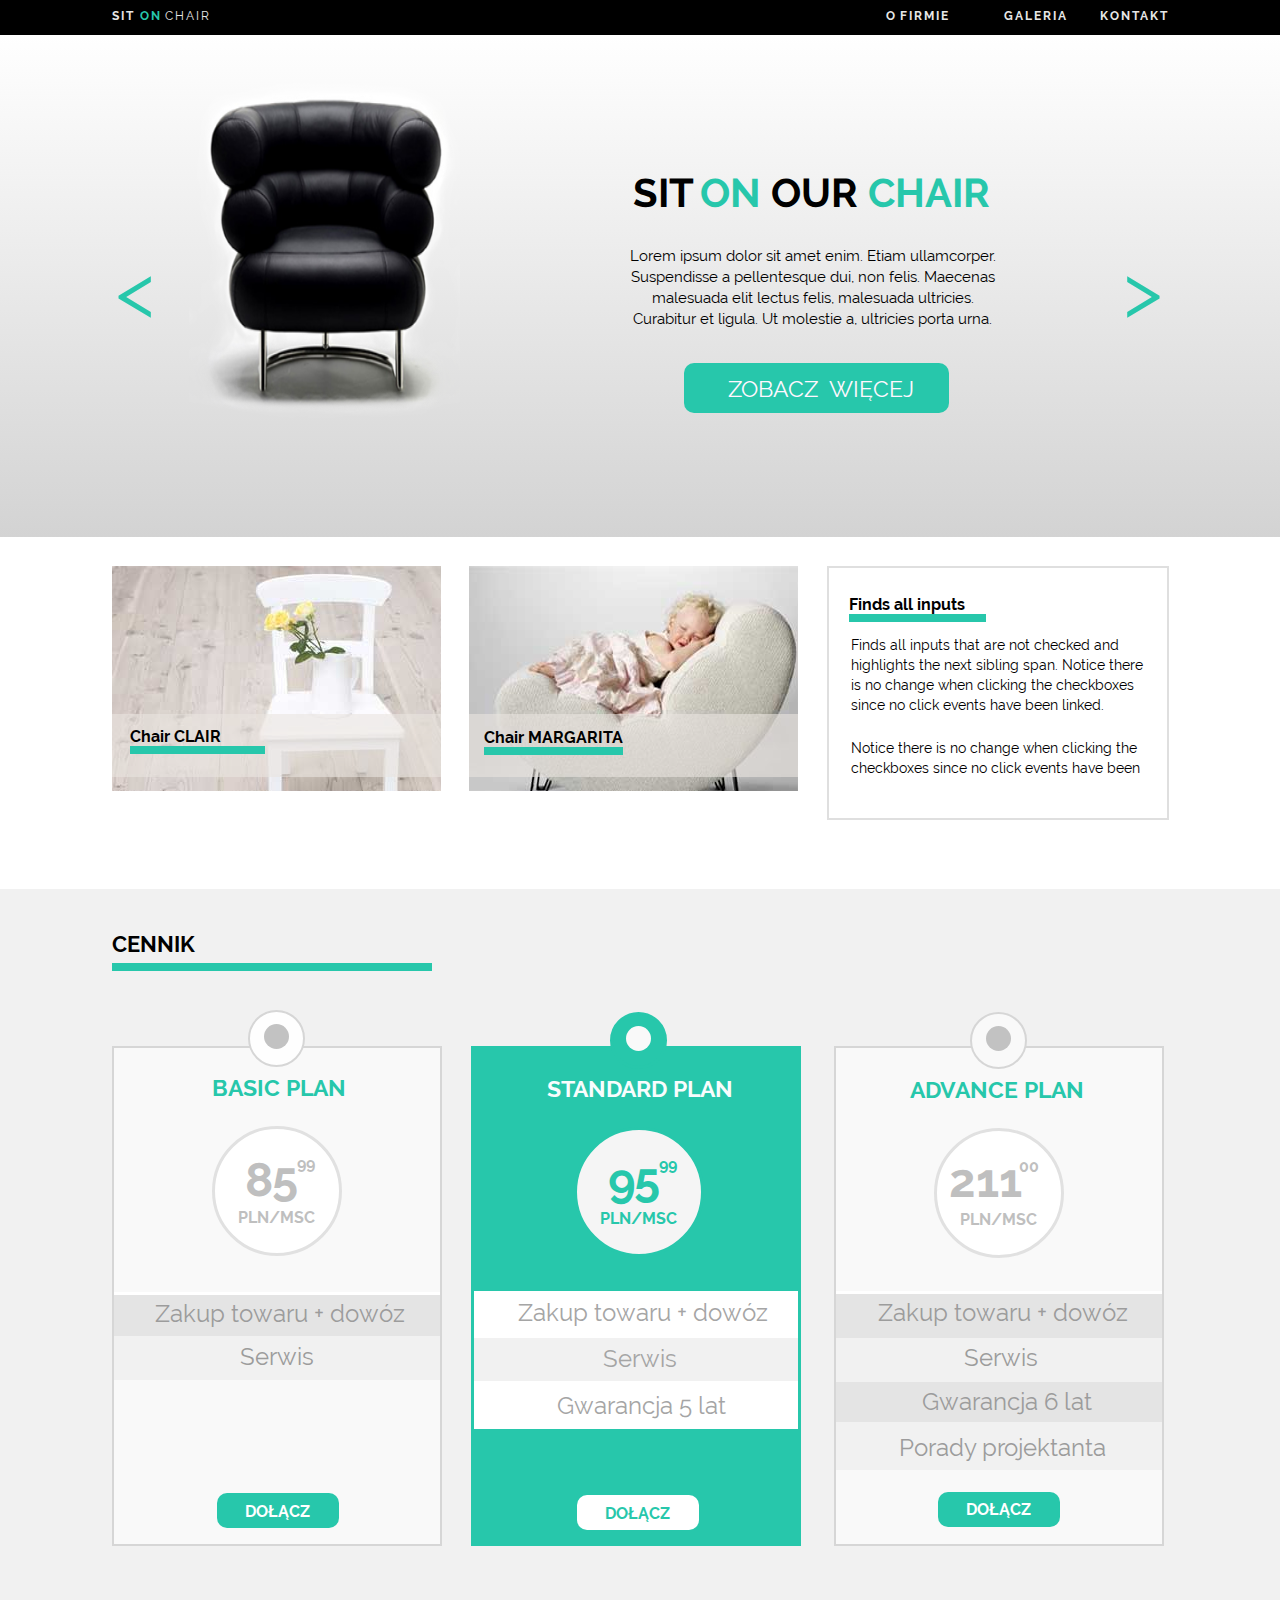
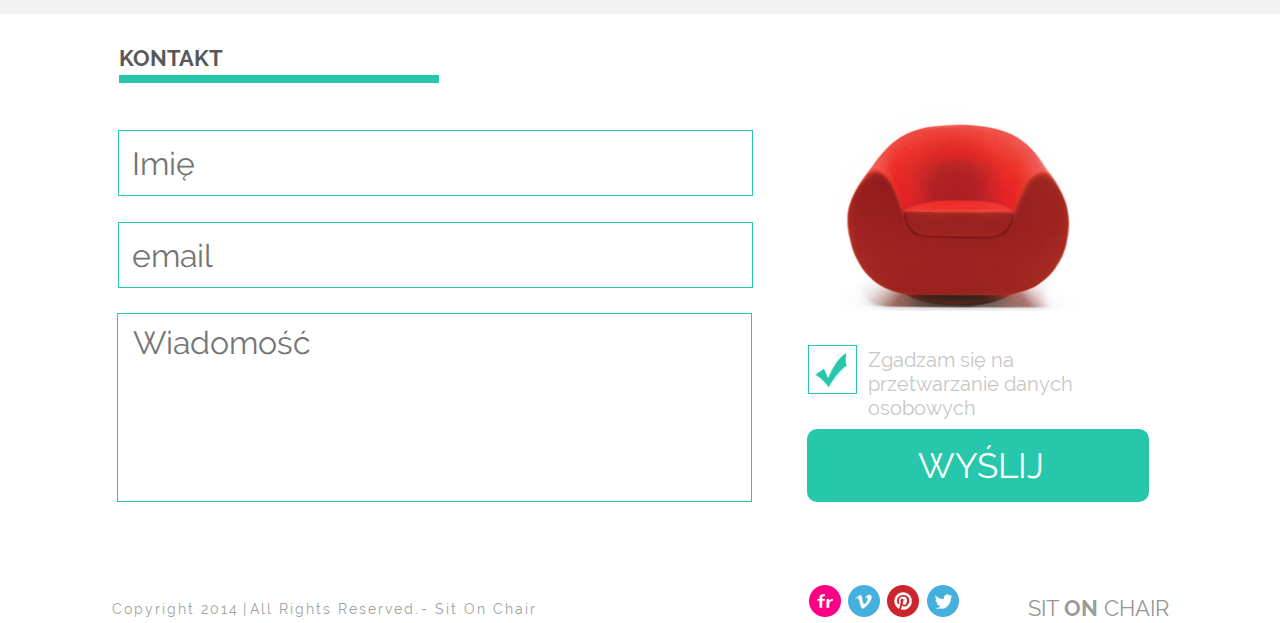
<file: index.html>
<!DOCTYPE html>
<html lang="en">
<head>
    <meta charset="UTF-8">
    <title>CodersLab</title>
    <link rel="stylesheet" href="css/reset.css">
    <link rel="stylesheet" href="css/style.css">
</head>
<body>
    <!--header-->
    <header>
        <div class="main_width clearfix">
            <h1 class="logo">
                sit <span>on</span><span>chair</span>
            </h1>
            <nav class="clearfix">
                <ul class="menu">
                    <li>
                        o firmie
                        <ul id="submenu">
                            <li>Aktualności</li>
                            <li>Nasz team</li>
                            <li>Historia</li>
                        </ul>
                    </li>
                    <li><a href="#">galeria</a></li>
                    <li><a href="#">kontakt</a></li>
                </ul>
            </nav>
        </div>
    </header>

    <!--slider-->

    <section class="firstSection">
        <article class="main_width clearfix">
            <div class="sliderSection">
                <ul class="slider">
                    <li><img src="images/black_chair.png"></li>
                    <li><img src="images/chair2.png"></li>
                    <li><img src="images/chair4.png"></li>
                </ul>
                <article class="leftArrow" id="prevBtn">&lt;</article>
                <article class="rightArrow" id="nextBtn">&gt;</article>
            </div>
            <div class="firstText">
                <p>
                    sit <span>on</span> our <span>chair</span>
                </p>
                <p class="firstSectionLongText">
                    Lorem ipsum dolor sit amet enim. Etiam ullamcorper. Suspendisse a pellentesque dui, non felis.
                    Maecenas malesuada elit lectus felis, malesuada ultricies. Curabitur et ligula. Ut molestie a,
                    ultricies porta urna.
                </p>
                <div class="button">
                    <a href="#"><span>zobacz</span><span>więcej</span></a>
                </div>
            </div>

        </article>
    </section>

    <!--second section-->

    <section class="gallery">
        <div class="main_width clearfix">
            <div class="img1">
                <div class="chairClair">
                    <p>Chair CLAIR</p>
                </div>
            </div>
            <div class="img2">
                <div class="chairMargarita">
                    <p>Chair MARGARITA</p>
                </div>
            </div>
            <div class="galleryText">
                <p>Finds all inputs</p>
                <p>
                    Finds all inputs that are not checked and highlights the next sibling span. Notice there is no change
                    when clicking the checkboxes since no click events have been linked. <span>Notice there is no change
                    when clicking the checkboxes since no click events have been</span>
                </p>
            </div>
        </div>
    </section>

    <!--third section-->

    <section class="priceList">
        <div class="main_width clearfix">
            <div class="horizontalBox">cennik</div>
            <!--first option-->
            <div class="box1">
                <div class="circle1">
                    <div class="blackDot1">
                    </div>
                </div>
                <p class="boxHeader1">basic plan</p>
                <div class="circle2">
                    <p><span>8</span><span>5</span><span>99</span></p>
                    <p>pln/msc</p>
                </div>
                <div>Zakup towaru + dowóz</div>
                <div>Serwis</div>
            </div>
            <div class="box2"></div>
            <div class="box3"></div>
            <div class="buttonBox1">
                <a href="">dołącz</a>
            </div>
            <!--second option-->
            <div class="secondBox">
                <div class="secondCircle1">
                    <div class="secondBlackDot1">
                    </div>
                </div>
                <p class="secondBoxHeader1">standard plan</p>
                <div class="secondCircle2">
                    <p><span>9</span><span>5</span><span>99</span></p>
                    <p>pln/msc</p>
                </div>
                <div>Zakup towaru + dowóz</div>
                <div>Serwis</div>
                <div>Gwarancja 5 lat</div>
            </div>
            <div class="secondBox2"></div>
            <div class="secondBox3"></div>
            <div class="secondButtonBox1">
                <a href="">dołącz</a>
            </div>
            <!--third option-->
            <div class="thirdBox">
                <div class="thirdCircle1">
                    <div class="thirdBlackDot1">
                    </div>
                </div>
                <p class="thirdBoxHeader1">advance plan</p>
                <div class="thirdCircle2">
                    <p><span>211</span><span>00</span></p>
                    <p>pln/msc</p>
                </div>
                <div>Zakup towaru + dowóz</div>
                <div>Serwis</div>
                <div>Gwarancja 6 lat</div>
                <div>Porady projektanta</div>
            </div>
            <div class="thirdBox2"></div>
            <div class="thirdBox3"></div>
            <div class="thirdButtonBox1">
                <a href="">dołącz</a>
            </div>
        </div>
    </section>

    <!--form section-->
    <form class="formSection">
        <div class="main_width clearfix">
            <h1>kontakt</h1>
            <div class="formSection1">
                <input type="text" placeholder="Imię" id="text">
                <input type="email" placeholder="email" id="email">
                <textarea name="textarea" id="textarea" title="textarea" placeholder="Wiadomość"></textarea>
            </div>
            <div class="formSection2">
                <div class="formImage"></div>
                <div class="checkbox">
                    <div class="formCheck clearfix">
                        <div class="formCheckBox"></div>
                        <p>Zgadzam się na przetwarzanie danych osobowych</p>
                    </div>
                </div>
                <button class="formButton">Wyślij</button>
            </div>
        </div>
    </form>

    <!--footer-->

    <footer class="footer">
        <div class="main_width clearfix footerSection">
            <p>Copyright 2014 <span>|</span> All Rights Reserved. <span>- Sit On Chair</span></p>
            <a href="#"><div id="flick"></div></a>
            <a href="#"><div id="vimeo"></div></a>
            <a href="#"><div id="pinterest"></div></a>
            <a href="#"><div id="twitter"></div></a>
            <p>sit <span>on</span> chair</p>
        </div>
    </footer>

    <script src="js/app.js"></script>
</body>
</html>
</file>
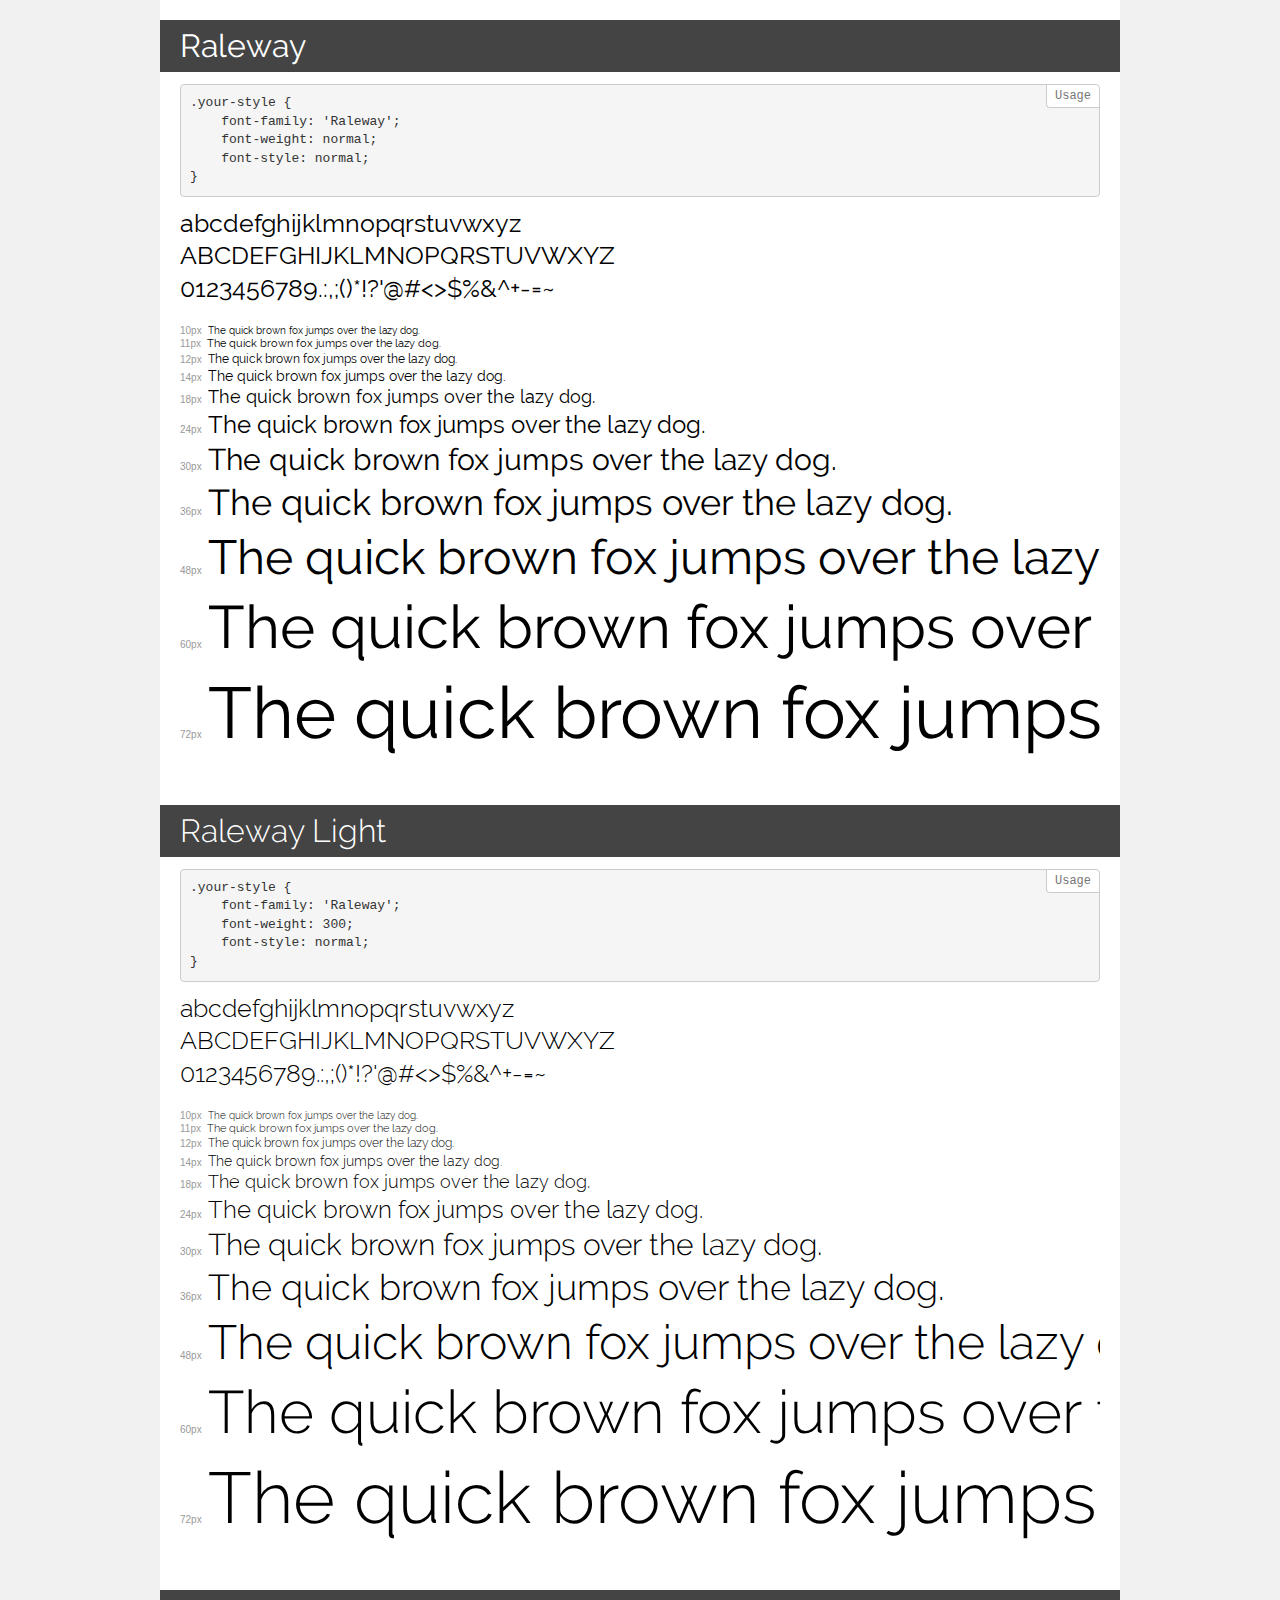
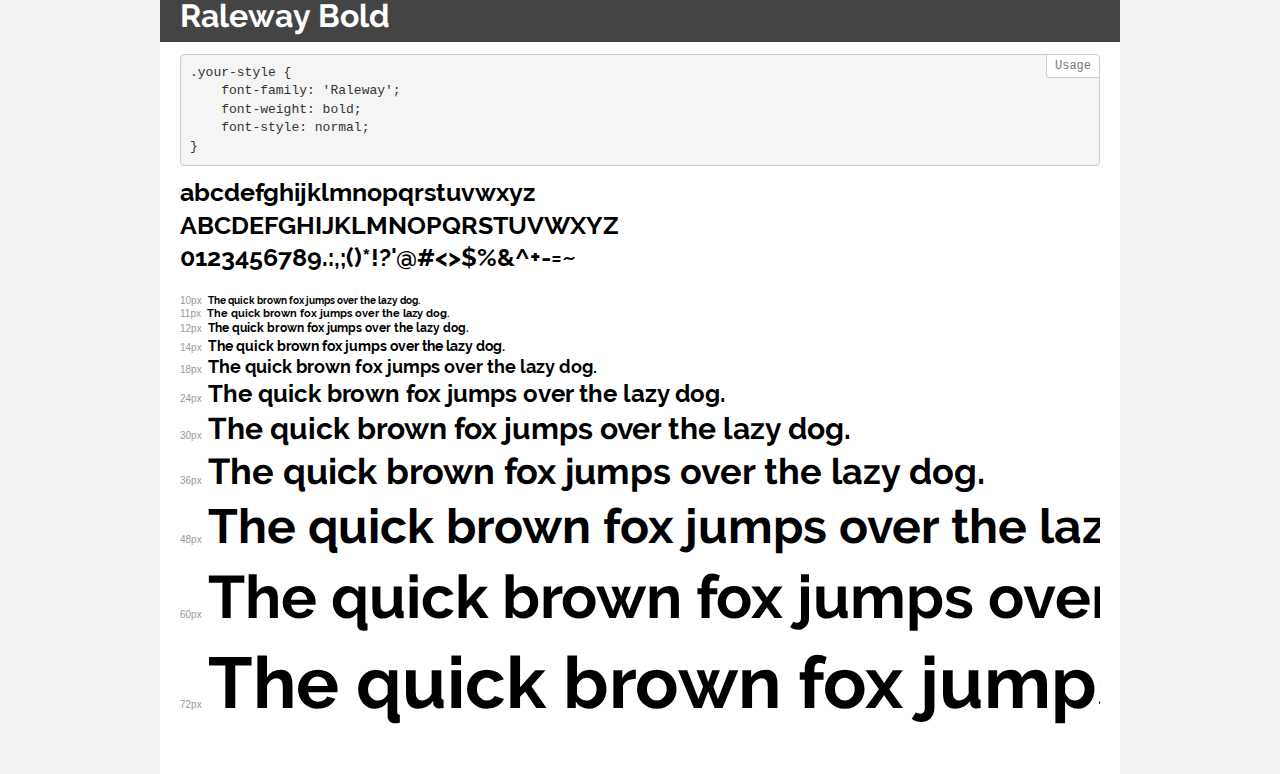
<file: transfonter.org-20171225-112807/demo.html>
<!DOCTYPE html>
<html>
<head>
    <meta charset="utf-8">
    <meta http-equiv="X-UA-Compatible" content="IE=edge">
    <meta name="viewport" content="width=device-width, initial-scale=1">
    <meta name="robots" content="noindex, noarchive">
    <title>Transfonter demo</title>
    <link href="stylesheet.css" rel="stylesheet">
    <style>
        /*
        http://meyerweb.com/eric/tools/css/reset/
        v2.0 | 20110126
        License: none (public domain)
        */
        html, body, div, span, applet, object, iframe,
        h1, h2, h3, h4, h5, h6, p, blockquote, pre,
        a, abbr, acronym, address, big, cite, code,
        del, dfn, em, img, ins, kbd, q, s, samp,
        small, strike, strong, sub, sup, tt, var,
        b, u, i, center,
        dl, dt, dd, ol, ul, li,
        fieldset, form, label, legend,
        table, caption, tbody, tfoot, thead, tr, th, td,
        article, aside, canvas, details, embed,
        figure, figcaption, footer, header, hgroup,
        menu, nav, output, ruby, section, summary,
        time, mark, audio, video {
            margin: 0;
            padding: 0;
            border: 0;
            font-size: 100%;
            font: inherit;
            vertical-align: baseline;
        }
        /* HTML5 display-role reset for older browsers */
        article, aside, details, figcaption, figure,
        footer, header, hgroup, menu, nav, section {
            display: block;
        }
        body {
            line-height: 1;
        }
        ol, ul {
            list-style: none;
        }
        blockquote, q {
            quotes: none;
        }
        blockquote:before, blockquote:after,
        q:before, q:after {
            content: '';
            content: none;
        }
        table {
            border-collapse: collapse;
            border-spacing: 0;
        }
        /* common styles */
        body {
            background: #f1f1f1;
            color: #000;
        }
        .page {
            background: #fff;
            width: 920px;
            margin: 0 auto;
            padding: 20px 20px 0 20px;
            overflow: hidden;
        }
        .font-container {
            overflow-x: auto;
            overflow-y: hidden;
            margin-bottom: 40px;
            line-height: 1.3;
            white-space: nowrap;
            padding-bottom: 5px;
        }
        h1 {
            position: relative;
            background: #444;
            font-size: 32px;
            color: #fff;
            padding: 10px 20px;
            margin: 0 -20px 12px -20px;
        }
        .letters {
            font-size: 25px;
            margin-bottom: 20px;
        }
        .s10:before {
            content: '10px';
        }
        .s11:before {
            content: '11px';
        }
        .s12:before {
            content: '12px';
        }
        .s14:before {
            content: '14px';
        }
        .s18:before {
            content: '18px';
        }
        .s24:before {
            content: '24px';
        }
        .s30:before {
            content: '30px';
        }
        .s36:before {
            content: '36px';
        }
        .s48:before {
            content: '48px';
        }
        .s60:before {
            content: '60px';
        }
        .s72:before {
            content: '72px';
        }
        .s10:before, .s11:before, .s12:before, .s14:before,
        .s18:before, .s24:before, .s30:before, .s36:before,
        .s48:before, .s60:before, .s72:before {
            font-family: Arial, sans-serif;
            font-size: 10px;
            font-weight: normal;
            font-style: normal;
            color: #999;
            padding-right: 6px;
        }
        pre {
            display: block;
            position: relative;
            padding: 9px;
            margin: 0 0 10px;
            font-family: Monaco, Menlo, Consolas, "Courier New", monospace !important;
            font-size: 13px;
            line-height: 1.428571429;
            color: #333;
            font-weight: normal !important;
            font-style: normal !important;
            background-color: #f5f5f5;
            border: 1px solid #ccc;
            overflow-x: auto;
            border-radius: 4px;
        }
        pre:after {
            display: block;
            position: absolute;
            right: 0;
            top: 0;
            content: 'Usage';
            line-height: 1;
            padding: 5px 8px;
            font-size: 12px;
            color: #767676;
            background-color: #fff;
            border: 1px solid #ccc;
            border-right: none;
            border-top: none;
            border-radius: 0 4px 0 4px;
            z-index: 10;
        }
        /* responsive */
        @media (max-width: 959px) {
            .page {
                width: auto;
                margin: 0;
            }
        }
    </style>
</head>
<body>
<div class="page">
    <div class="demo" style="font-family: 'Raleway'; font-weight: normal; font-style: normal;">
        <h1>Raleway</h1>
        <pre>.your-style {
    font-family: 'Raleway';
    font-weight: normal;
    font-style: normal;
}</pre>
        <div class="font-container">
            <p class="letters">
                abcdefghijklmnopqrstuvwxyz<br>
ABCDEFGHIJKLMNOPQRSTUVWXYZ<br>
                0123456789.:,;()*!?'@#<>$%&^+-=~
            </p>
            <p class="s10" style="font-size: 10px;">The quick brown fox jumps over the lazy dog.</p>
            <p class="s11" style="font-size: 11px;">The quick brown fox jumps over the lazy dog.</p>
            <p class="s12" style="font-size: 12px;">The quick brown fox jumps over the lazy dog.</p>
            <p class="s14" style="font-size: 14px;">The quick brown fox jumps over the lazy dog.</p>
            <p class="s18" style="font-size: 18px;">The quick brown fox jumps over the lazy dog.</p>
            <p class="s24" style="font-size: 24px;">The quick brown fox jumps over the lazy dog.</p>
            <p class="s30" style="font-size: 30px;">The quick brown fox jumps over the lazy dog.</p>
            <p class="s36" style="font-size: 36px;">The quick brown fox jumps over the lazy dog.</p>
            <p class="s48" style="font-size: 48px;">The quick brown fox jumps over the lazy dog.</p>
            <p class="s60" style="font-size: 60px;">The quick brown fox jumps over the lazy dog.</p>
            <p class="s72" style="font-size: 72px;">The quick brown fox jumps over the lazy dog.</p>
        </div>
    </div>
    <div class="demo" style="font-family: 'Raleway'; font-weight: 300; font-style: normal;">
        <h1>Raleway Light</h1>
        <pre>.your-style {
    font-family: 'Raleway';
    font-weight: 300;
    font-style: normal;
}</pre>
        <div class="font-container">
            <p class="letters">
                abcdefghijklmnopqrstuvwxyz<br>
ABCDEFGHIJKLMNOPQRSTUVWXYZ<br>
                0123456789.:,;()*!?'@#<>$%&^+-=~
            </p>
            <p class="s10" style="font-size: 10px;">The quick brown fox jumps over the lazy dog.</p>
            <p class="s11" style="font-size: 11px;">The quick brown fox jumps over the lazy dog.</p>
            <p class="s12" style="font-size: 12px;">The quick brown fox jumps over the lazy dog.</p>
            <p class="s14" style="font-size: 14px;">The quick brown fox jumps over the lazy dog.</p>
            <p class="s18" style="font-size: 18px;">The quick brown fox jumps over the lazy dog.</p>
            <p class="s24" style="font-size: 24px;">The quick brown fox jumps over the lazy dog.</p>
            <p class="s30" style="font-size: 30px;">The quick brown fox jumps over the lazy dog.</p>
            <p class="s36" style="font-size: 36px;">The quick brown fox jumps over the lazy dog.</p>
            <p class="s48" style="font-size: 48px;">The quick brown fox jumps over the lazy dog.</p>
            <p class="s60" style="font-size: 60px;">The quick brown fox jumps over the lazy dog.</p>
            <p class="s72" style="font-size: 72px;">The quick brown fox jumps over the lazy dog.</p>
        </div>
    </div>
    <div class="demo" style="font-family: 'Raleway'; font-weight: bold; font-style: normal;">
        <h1>Raleway Bold</h1>
        <pre>.your-style {
    font-family: 'Raleway';
    font-weight: bold;
    font-style: normal;
}</pre>
        <div class="font-container">
            <p class="letters">
                abcdefghijklmnopqrstuvwxyz<br>
ABCDEFGHIJKLMNOPQRSTUVWXYZ<br>
                0123456789.:,;()*!?'@#<>$%&^+-=~
            </p>
            <p class="s10" style="font-size: 10px;">The quick brown fox jumps over the lazy dog.</p>
            <p class="s11" style="font-size: 11px;">The quick brown fox jumps over the lazy dog.</p>
            <p class="s12" style="font-size: 12px;">The quick brown fox jumps over the lazy dog.</p>
            <p class="s14" style="font-size: 14px;">The quick brown fox jumps over the lazy dog.</p>
            <p class="s18" style="font-size: 18px;">The quick brown fox jumps over the lazy dog.</p>
            <p class="s24" style="font-size: 24px;">The quick brown fox jumps over the lazy dog.</p>
            <p class="s30" style="font-size: 30px;">The quick brown fox jumps over the lazy dog.</p>
            <p class="s36" style="font-size: 36px;">The quick brown fox jumps over the lazy dog.</p>
            <p class="s48" style="font-size: 48px;">The quick brown fox jumps over the lazy dog.</p>
            <p class="s60" style="font-size: 60px;">The quick brown fox jumps over the lazy dog.</p>
            <p class="s72" style="font-size: 72px;">The quick brown fox jumps over the lazy dog.</p>
        </div>
    </div>
</div>
</body>
</html>
</file>
<file: css/style.css>
@font-face {
    font-family: 'Raleway';
    src: url('./../raleway/Raleway-Regular.woff2') format('woff2'),
    url('./../raleway/Raleway-Regular.woff') format('woff');
    font-weight: normal;
    font-style: normal;
}
@font-face {
    font-family: 'Raleway';
    src: url('./../raleway/Raleway-Bold.woff2') format('woff2'),
    url('./../raleway/Raleway-Bold.woff') format('woff');
    font-weight: bold;
    font-style: normal;
}
/*header*/
* {
    font-family: 'Raleway', Arial, serif;
}
.main_width {
    width: 1057px;
    margin: 0 auto;
}
header {
    background-color: #000000;
    color: #e7e7e7;
    height: 35px;
    text-transform: uppercase;
    font-size: 12px;
    letter-spacing: 2px;
    word-spacing: 2px;
    padding-top: 9px;
}
.logo {
    float: left;
    font-weight: bold;
}
.logo > span:first-child{
    color: #27C7AB;
    font-weight: bold;
    margin-left: -2px;
}
.logo > span:last-child {
    margin-left: 3px;
}
.menu {
    float: right;
    position: relative;
}
.menu li {
    display: inline-block;
    color: #e7e7e7;
    margin-left: 25px;
    font-weight: bold;
}
li a {
    text-decoration: none;
    color: #e7e7e7;
}
.menu > li:first-child {
    word-spacing: -2px;
    margin-right: 22px;
}
.menu > li:nth-child(1){
    margin-left: 5px;
    cursor: pointer;
}
/*submenu*/

#submenu {
    position: absolute;
    width: 120px;
    height: 95px;
    display: none;
    top: 36px;
    left: -14px;
    font-size: 10px;
    text-transform: none;
    line-height: 2px;
    background-color: #000000;
    font-weight: bold;
}

#submenu > li {
    padding: 20px 0 4px 0;
    font-size: 11px;
}
#submenu::before {
    content: '';
    display: block;
    position: absolute;
    border-top: 10px solid transparent;
    border-left: 10px solid transparent;
    border-right: 10px solid transparent;
    border-bottom: 10px solid black;
    height: 0;
    width: 0;
    margin: 0 auto;
    top: -20px;
    left: 45px;
}
/*first section - slider*/
.sliderSection {
    position: relative;
}

.slider ul{
    list-style: none;
}

.slider li{
    display: none;
}

.slider .visible{
    display: inline-block;
}

.firstSection {
    height: 502px;
    background-image: linear-gradient(180deg, white, lightgrey);
}
.slider {
    position: relative;
    width: 425px;
    height: 500px;
    float: left;
}
.slider img {
    position: absolute;
    width: 425px;
    height: 425px;
    top: 0;
    left: 0;
}

.leftArrow {
    position: absolute;
    font-size: 77px;
    top: 210px;
    left: 4px;
    color: #27C7AB;
    cursor: pointer;
}
.rightArrow {
    position: absolute;
    font-size: 77px;
    top: 210px;
    right: 7px;
    color: #27C7AB;
    cursor: pointer;
}
.firstText {
    width: 630px;
    height: 500px;
    float: left;
}
.firstText > p:first-child {
    margin: 134px 0 0 96px;
    font-size: 40px;
    text-transform: uppercase;
    font-weight: bold;
}
.firstText > span:nth-child(2) {
    position: absolute;
    font-size: 40px;
    top: 0;
    left: 0;

}
.firstText > span:nth-child(3) {
    position: absolute;
    font-size: 40px;
    top: 0;
    right: 0;
}
.firstText > p:first-child > span:last-child {
    color: #27C7AB;
    font-weight: bold;
}
.firstText > p:first-child > span:first-child {
    margin-left: -3px;
    color: #27C7AB;
    font-weight: bold;
}
.firstSectionLongText {
    position: relative;
    margin: 30px 0 61px 91px;
    text-align: center;
    font-size: 15px;
    line-height: 21px;
    width: 370px;
}
.button {
    background-color: #27C7AB;
    border: none;
    border-radius: 10px;
    text-align: center;
    font-size: 23px;
    height: 50px;
    width: 265px;
    margin: -28px 0 0 147px;
    padding-top: 12px;
}
.button > a {
    text-decoration: none;
    text-transform: uppercase;
    color: #fef7ff;;
    width: 100px;
}
.button span:first-child {
    margin-left: 9px;
}
.button span:last-child {
    padding-left: 11px;
}
/*second section - gallery*/

.gallery {
    background-color: #ffffff;
    height: 352px;
}
.img1, .img2 {
    margin-top: 29px;
    height: 225px;
    float: left;
    width: 330px;
    background-repeat: no-repeat;
    background-position: 0 0;
    background-size: 329px 225px;
}
.img1 {
    margin-right: 27px;
    background-image: url("./../images/box1_img.jpg");
}
.img2 {
    margin-right: 20px;
    background-image: url("./../images/box2_img.jpg");
}
.galleryText {
    height: 254px;
    border: 2px solid #dfdfdf;
    float: right;
    width: 342px;
    margin-top: 29px;
}
.galleryText > p:first-child {
    margin: 27px 0 0 20px;
    border-bottom: 8px solid #27C7AB;
    width: 137px;
    font-weight: bold;
}
.galleryText > p:last-child {
    margin: 13px 22px 0 22px;
    font-size: 14px;
    line-height: 20px;
}
.galleryText span {
    margin-top: 23px;
    display: block;
}
.chairClair {
    position: relative;
    height: 63px;
    width: 329px;
    margin-top: 148px;
    background-color: rgba(233, 228, 224, 0.6);
}
.chairMargarita {
    position: relative;
    height: 63px;
    width: 329px;
    margin-top: 148px;
    background-color: rgba(233, 228, 224, 0.6);
}
.chairClair > p {
    position: absolute;
    top: 13px;
    left: 18px;
    border-bottom: 8px solid #27C7AB;
    width: 135px;
    font-weight: bold;
}
.chairMargarita > p {
    position: absolute;
    top: 2px;
    left: 4px;
    margin: 12px 0 0 11px;
    border-bottom: 8px solid #27C7AB;
    width: 139px;
    font-weight: bold;
}
/*third section - pricelist*/

.priceList {
    background-color: #F1F1F1;
    height: 725px;
}
.priceList > div {
    height: 730px;
}
.horizontalBox {
    margin-bottom: 30px;
    height: 82px;
    width: 320px;
    text-transform: uppercase;
    font-size: 22px;
    font-weight: bold;
    padding-top: 42px;
    border-bottom: 8px solid #27C7AB;
}
/*first option*/

.box1 {
    float: left;
    width: 330px;
    height: 500px;
    border: 2px solid #d6d6d6;
    margin: 45px 29px 0 0;
    position: relative;
    background-color: #f9f9f9;
}
.circle1 {
    height: 57px;
    width: 57px;
    position: absolute;
    left: 134px;
    top: -38px;
    border: 2px solid #d6d6d6;
    border-radius: 50%;
    background-color: #FEFEFE;
}
.blackDot1 {
    position: relative;
    width: 25px;
    height: 25px;
    background-color: #C2C2C2;
    border-radius: 50%;
    top: 12px;
    left: 14px;
}
.boxHeader1 {
    margin-top: 26px;
    margin-left: 98px;
    font-size: 23px;
    font-weight: bold;
    text-transform: uppercase;
    color: #27C7AB;
}
.circle2 {
    height: 130px;
    width: 130px;
    position: relative;
    left: 98px;
    top: 25px;
    border: 3px solid #e1e1e1;
    border-radius: 50%;
    background-color: #ffffff;
    color: #bfbfbf;
}
.circle2 > p > span:first-child {
    position: absolute;
    font-size: 47px;
    font-weight: bold;
    left: 30px;
    top: 23px;
}
.circle2 > p > span:nth-child(2) {
    position: absolute;
    font-size: 47px;
    font-weight: bold;
    left: 57px;
    top: 22px;
}
.circle2 > p > span:last-child {
    position: absolute;
    font-size: 16px;
    font-weight: bold;
    left: 82px;
    top: 25px;
}
.circle2 > p:nth-child(2) {
    position: absolute;
    text-transform: uppercase;
    font-size: 16px;
    font-weight: bold;
    left: 23px;
    top: 79px;
}
.box1 > div:nth-child(4), .box1 > div:nth-child(5) {
    position: absolute;
    font-size: 24px;
    font-weight: normal;
    height: 44px;
    width: 326px;
    color: #9c9c9c;
}
.box1 > div:nth-child(4) {
    top: 244px;
    padding: 4px 0 0 41px;
    background-color: #e4e4e4;
    border-top: 3px solid #ffffff;
}
.box1 > div:nth-child(5) {
    top: 288px;
    padding: 6px 0 0 126px;
    background-color: #f1f1f1;
}
.buttonBox1, .secondButtonBox1, .thirdButtonBox1 {
    position: absolute;
    border: none;
    border-radius: 10px;
    color: white;
    text-align: center;
    font-size: 16px;
    height: 35px;
    width: 122px;
    text-transform: uppercase;
}
.buttonBox1 {
    background-color: #27C7AB;
    margin: 492px 0 0 105px;
    padding-top: 9px;
}
.buttonBox1 a {
    text-decoration: none;
    color: white;
    font-weight: bold;
}
/*second option*/

.secondBox {
    float: left;
    width: 330px;
    height: 500px;
    margin: 45px 15px 0 0;
    position: relative;
    border: 2px solid #27C7AB;
    background-color: #27C7AB;
}
.secondCircle1 {
    height: 57px;
    width: 57px;
    position: absolute;
    left: 137px;
    top: -36px;
    border: 3px solid #27c7ab;
    border-radius: 50%;
    background-color: #27c7ab;
}
.secondBlackDot1 {
    position: relative;
    width: 25px;
    height: 25px;
    background-color: #f9f9f9;
    border-radius: 50%;
    top: 11px;
    left: 13px;
}
.secondBoxHeader1 {
    margin: 27px 0 0 74px;
    font-size: 23px;
    font-weight: bold;
    text-transform: uppercase;
    color: #f8fdfd;
}
.secondCircle2 {
    height: 130px;
    width: 130px;
    position: relative;
    left: 101px;
    top: 25px;
    border: 3px solid #27c7ab;
    border-radius: 50%;
    background-color: whitesmoke;
}
.secondCircle2 > p > span:first-child {
    position: absolute;
    font-size: 47px;
    font-weight: bold;
    left: 31px;
    top: 23px;
    color: #27c7ab;
}
.secondCircle2 > p > span:nth-child(2) {
    position: absolute;
    font-size: 47px;
    font-weight: bold;
    left: 57px;
    top: 22px;
    color: #27c7ab;
}
.secondCircle2 > p > span:last-child {
    position: absolute;
    font-size: 16px;
    font-weight: bold;
    left: 82px;
    top: 25px;
    color: #27c7ab;
}
.secondCircle2 > p:nth-child(2) {
    position: absolute;
    text-transform: uppercase;
    font-size: 16px;
    font-weight: bold;
    left: 23px;
    top: 79px;
    color: #27c7ab;
}
.secondBox > div:nth-child(4), .secondBox > div:nth-child(5), .secondBox > div:nth-child(6) {
    position: absolute;
    font-size: 24px;
    font-weight: normal;
    height: 48px;
    width: 324px;
    color: #a5a5a5;
    margin-left: 1px;
}
.secondBox > div:nth-child(4) {
    top: 243px;
    padding: 7px 0 0 44px;
    background-color: #ffffff;
}
.secondBox > div:nth-child(5) {
    top: 290px;
    padding: 6px 0 0 129px;
    background-color: #f1f1f1;
}
.secondBox > div:nth-child(6) {
    top: 333px;
    padding: 10px 0 0 83px;
    background-color: #ffffff;
}
.secondButtonBox1 {
    background-color: #ffffff;
    margin: 494px 0 0 465px;
    padding-top: 9px;
}
.secondButtonBox1 a {
    text-decoration: none;
    color: #27c7ab;
    font-weight: bold;
}
/*third option*/

.thirdBox {
    float: right;
    width: 330px;
    height: 500px;
    margin: 45px 5px 0 0;
    position: relative;
    border: 2px solid #d6d6d6;
    background-color: #f9f9f9;;
}
.thirdCircle1 {
    height: 57px;
    width: 57px;
    position: absolute;
    left: 134px;
    top: -36px;
    border: 2px solid #d6d6d6;
    border-radius: 50%;
    background-color: #f9f9f9;
}
.thirdBlackDot1 {
    position: relative;
    width: 25px;
    height: 25px;
    background-color: #c2c2c2;
    border-radius: 50%;
    top: 12px;
    left: 14px;
}
.thirdBoxHeader1 {
    margin: 28px 0 0 74px;
    font-size: 23px;
    font-weight: bold;
    text-transform: uppercase;
    color: #27C7AB;
}
.thirdCircle2 {
    height: 130px;
    width: 130px;
    position: relative;
    left: 98px;
    top: 25px;
    border: 3px solid #e1e1e1;
    border-radius: 50%;
    background-color: #ffffff;
    color: #bfbfbf;
}
.thirdCircle2 > p > span:first-child {
    position: absolute;
    font-size: 47px;
    font-weight: bold;
    left: 12px;
    top: 22px;
}
.thirdCircle2 > p > span:last-child {
    position: absolute;
    font-size: 16px;
    font-weight: bold;
    left: 82px;
    top: 26px;
}
.thirdCircle2 > p:nth-child(2) {
    position: absolute;
    text-transform: uppercase;
    font-size: 16px;
    font-weight: bold;
    left: 23px;
    top: 79px;
}
.thirdBox > div:nth-child(4), .thirdBox > div:nth-child(5), .thirdBox > div:nth-child(6), .thirdBox > div:nth-child(7) {
    position: absolute;
    font-size: 24px;
    font-weight: normal;
    height: 48px;
    width: 326px;
    color: #9c9c9c;
}
.thirdBox > div:nth-child(4) {
    top: 243px;
    padding: 4px 0 0 42px;
    background-color: #e4e4e4;
    border-top: 3px solid #ffffff;
}
.thirdBox > div:nth-child(5) {
    top: 290px;
    padding: 5px 0 0 128px;
    background-color: #f1f1f1;
}
.thirdBox > div:nth-child(6) {
    top: 334px;
    padding: 5px 0 0 86px;
    background-color: #e4e4e4;
}
.thirdBox > div:nth-child(7) {
    top: 374px;
    padding: 11px 0 0 63px;
    background-color: #f1f1f1;
}
.thirdButtonBox1 {
    background-color: #27C7AB;
    margin: 491px 0 0 826px;
    padding-top: 8px;
}
.thirdButtonBox1 a {
    text-decoration: none;
    color: white;
    font-weight: bold;
}
/*form section*/

.formSection {
    height: 538px;
}
.formSection1 {
    float: left;
}
.formSection h1 {
    border-bottom: 8px solid #27C7AB;
    width: 320px;
    text-transform: uppercase;
    font-size: 22px;
    margin: 31px 0 0 7px;
    padding-bottom: 4px;
    font-weight: bold;
    color: #585858;
}
#text, #email {
    display: block;
    background-color: #ffffff;
    color: #c8c8c8;
    margin: 47px 30px 0 6px;
    border: 1px solid #27C7AB;
    font-family: 'Raleway', Arial, serif;
    width: 635px;
    height: 66px;
    font-size: 32px;
    padding: 10px 10px 10px 13px;
}
#email {
    margin: 26px 0 10px 6px;
}
textarea {
    height: 189px;
    width: 635px;
    box-sizing: border-box;
    border: 1px solid #27C7AB;
    background-color: #ffffff;
    resize: none;
    font-family: 'Raleway', Arial, serif;
    color: #c8c8c8;
    margin: 15px 0 10px 5px;
    padding: 10px 10px 10px 15px;
    font-size: 32px;
    overflow: hidden;
}
.formSection2 {
    float: right;
}
.formImage {
    width: 285px;
    height: 235px;
    background-image: url("./../images/red_chair.png");
    background-repeat: no-repeat;
    background-position: 33px 19px;
    background-size: 261px 209px;
}
.formCheck {
    margin-top: 27px;
    display: inline-block;
}
.formCheckBox {
    position: relative;
    left: 2px;
    width: 49px;
    height: 49px;
    background-image: url("./../images/form_ok.jpg");
    background-repeat: no-repeat;
    background-position: 2px 7px;
    background-size: 39px 36px;
    float: left;
    margin: 0 10px 10px 11px;
    border: 1px solid  #27C7AB;
}
.formCheck p {
    width: 324px;
    height: 100px;
    float: left;
    margin: -4px 10px 0 -30px;
    padding: 7px 10px 10px 33px;
    font-size: 20px;
    color: #c7c7c7;
}
.formButton {
    background-color: #27C7AB;
    border: none;
    border-radius: 10px;
    color: white;
    text-align: center;
    font-size: 35px;
    height: 73px;
    width: 342px;
    margin: -16px 10px 10px 12px;
    text-transform: uppercase;
    padding: 0 0 0 6px;
}
/*footer*/
.footer {
    height: 40px;
}
.footerSection {
    position: relative;
    height: 40px;
}
.footer p {
    float: left;
}
.footer p:last-child {
    float: right;
    margin: 12px 0 0 0;
    font-size: 22px;
    text-transform: uppercase;
    color: #979797;
}
.footer p:last-child span {
    font-weight: bold;
    color: #9b9b9b;
}
#flick, #vimeo, #pinterest, #twitter {
    width: 37px;
    height: 37px;
    position: absolute;
    top: 0;
    background-repeat: no-repeat;
}
#flick {
    right: 324px;
    background-image: url("./../images/flickr.png");
}
#vimeo {
    right: 286px;
    background-image: url("./../images/vimeo.png");
}
#pinterest {
    right: 246px;
    background-image: url("./../images/pinterest.png");
}
#twitter {
    right: 207px;
    background-image: url("./../images/twitter.png");
}
.footerSection p:first-child {
    margin: 18px 0 0 0;
    font-size: 14px;
    letter-spacing: 2px;
    width: 500px;
    color: #a1a1a1;
}
.footerSection p:first-child > span {
    margin: 0 -4px 0 -2px;
}
.footerSection p:first-child > span:last-child {
    margin: 0 0 0 -5px;
}
</file>
<file: transfonter.org-20171225-112807/stylesheet.css>
/* This stylesheet generated by Transfonter (https://transfonter.org) on December 25, 2017 11:28 AM */

@font-face {
    font-family: 'Raleway';
    src: url('Raleway-Regular.woff2') format('woff2'),
        url('Raleway-Regular.woff') format('woff');
    font-weight: normal;
    font-style: normal;
}

@font-face {
    font-family: 'Raleway';
    src: url('Raleway-Light.woff2') format('woff2'),
        url('Raleway-Light.woff') format('woff');
    font-weight: 300;
    font-style: normal;
}

@font-face {
    font-family: 'Raleway';
    src: url('Raleway-Bold.woff2') format('woff2'),
        url('Raleway-Bold.woff') format('woff');
    font-weight: bold;
    font-style: normal;
}
</file>
